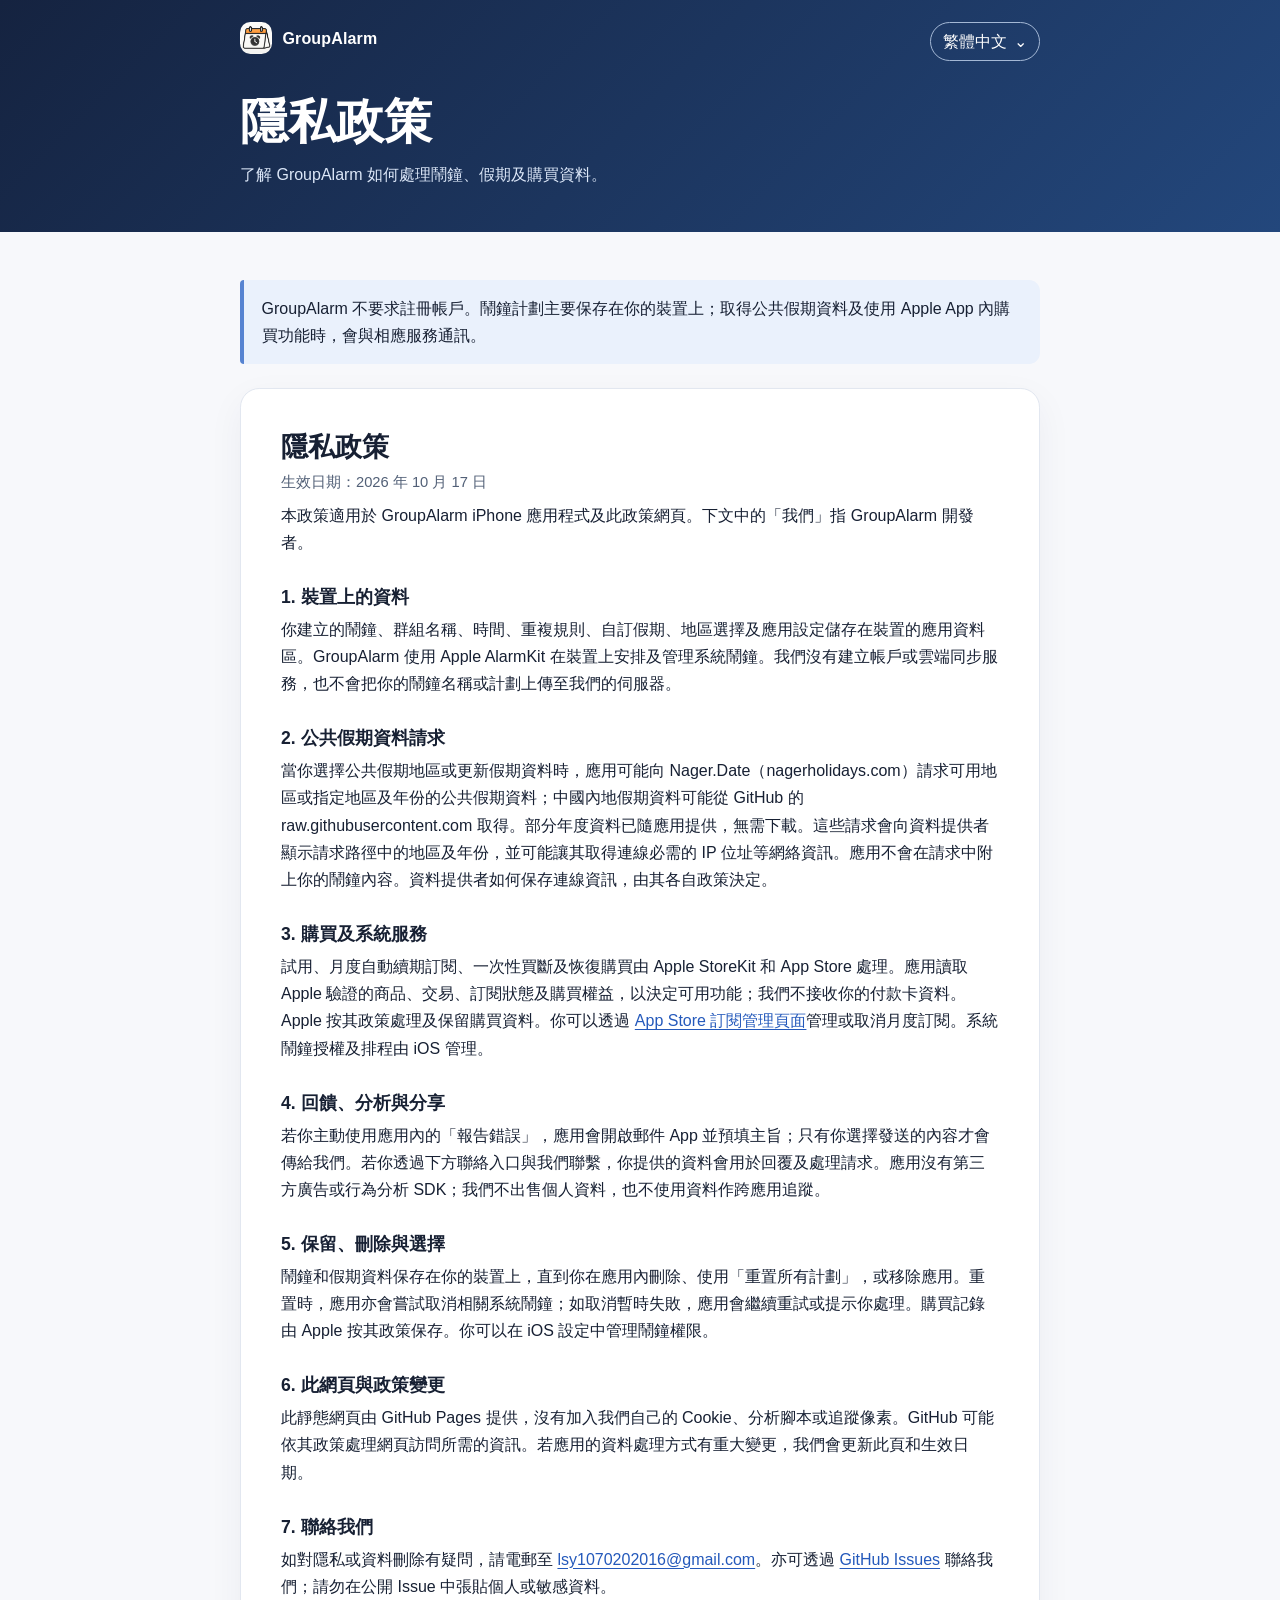
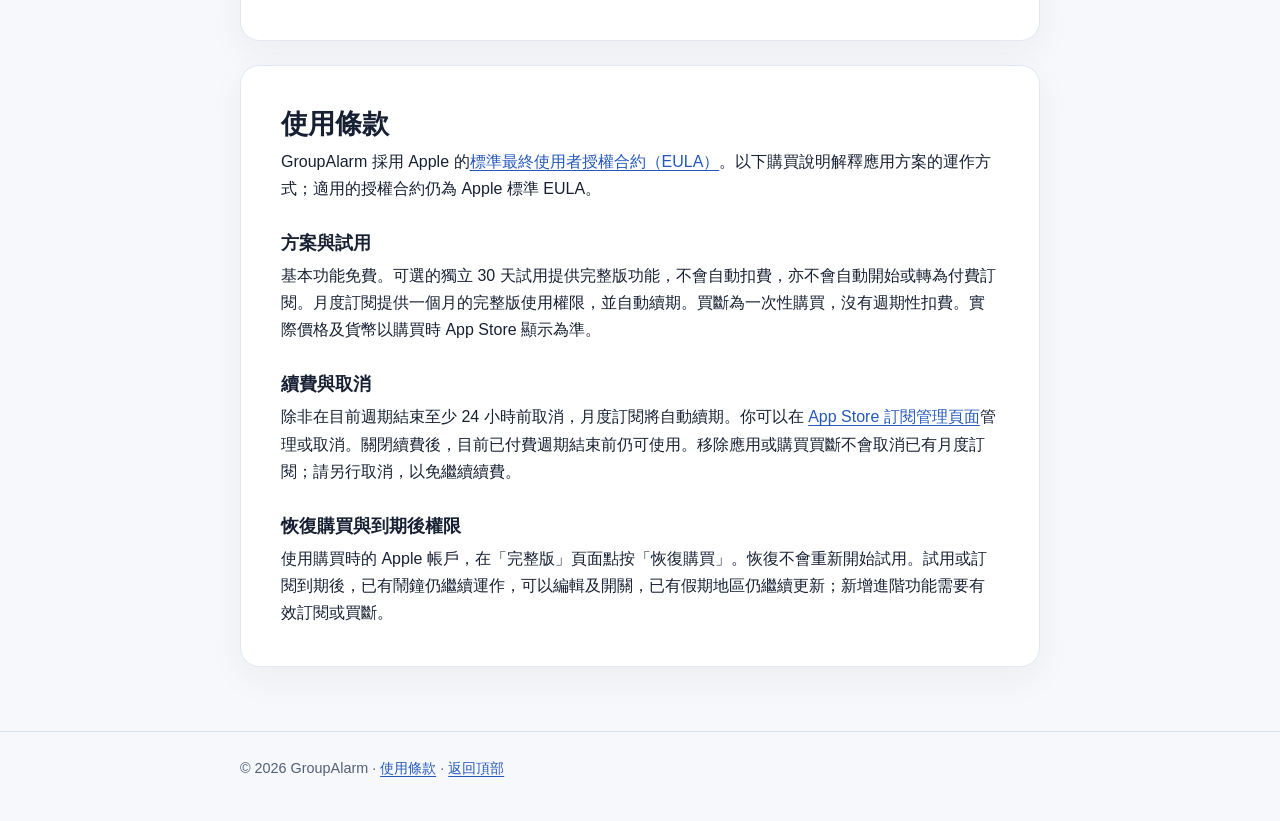
<file: index.html>
<!doctype html>
<html lang="zh-Hant">
<head>
  <meta charset="utf-8">
  <meta name="viewport" content="width=device-width, initial-scale=1">
  <meta http-equiv="refresh" content="0; url=zh-hant/">
  <title>GroupAlarm 隱私政策 / Privacy Policy</title>
  <link rel="canonical" href="https://ericliu66.github.io/GroupAlarm-Privacy/zh-hant/">
</head>
<body>
  <p><a href="zh-hant/">繁體中文</a> · <a href="zh-hans/">简体中文</a> · <a href="en/">English</a></p>
</body>
</html>
</file>
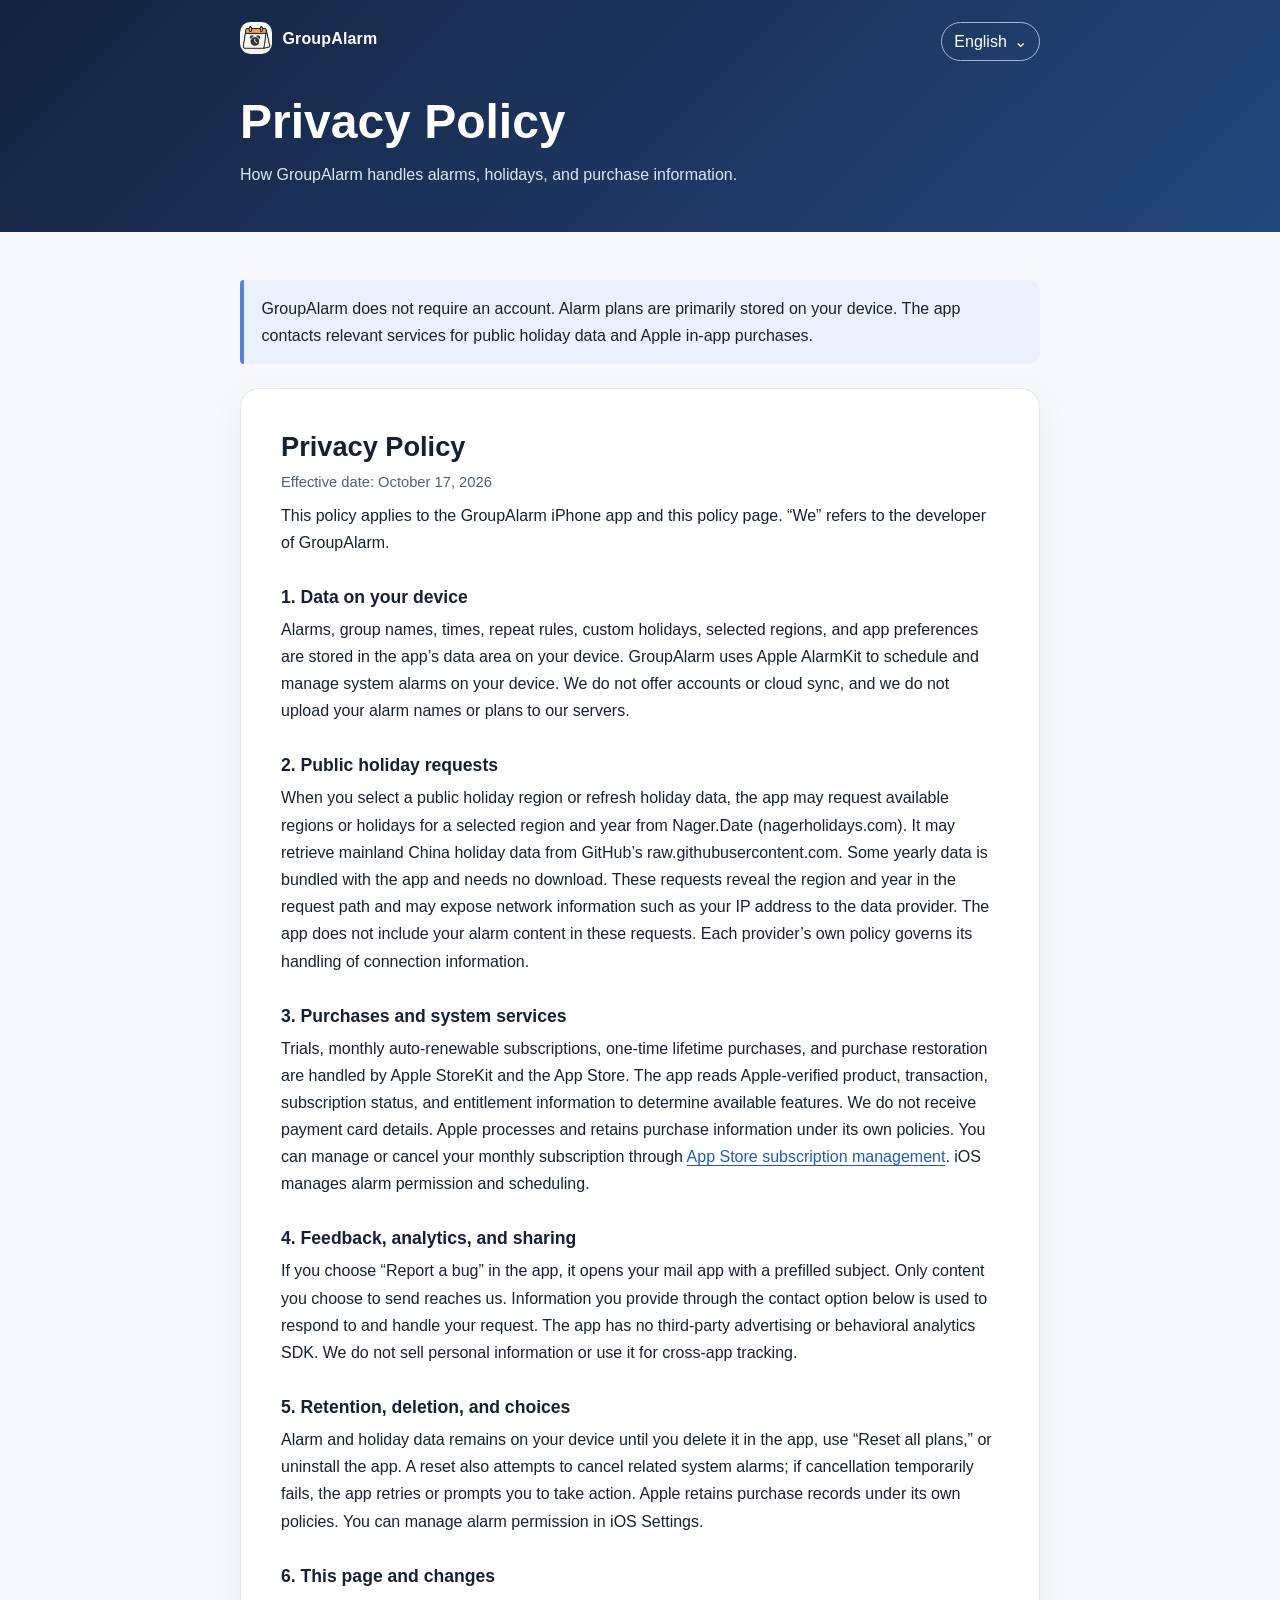
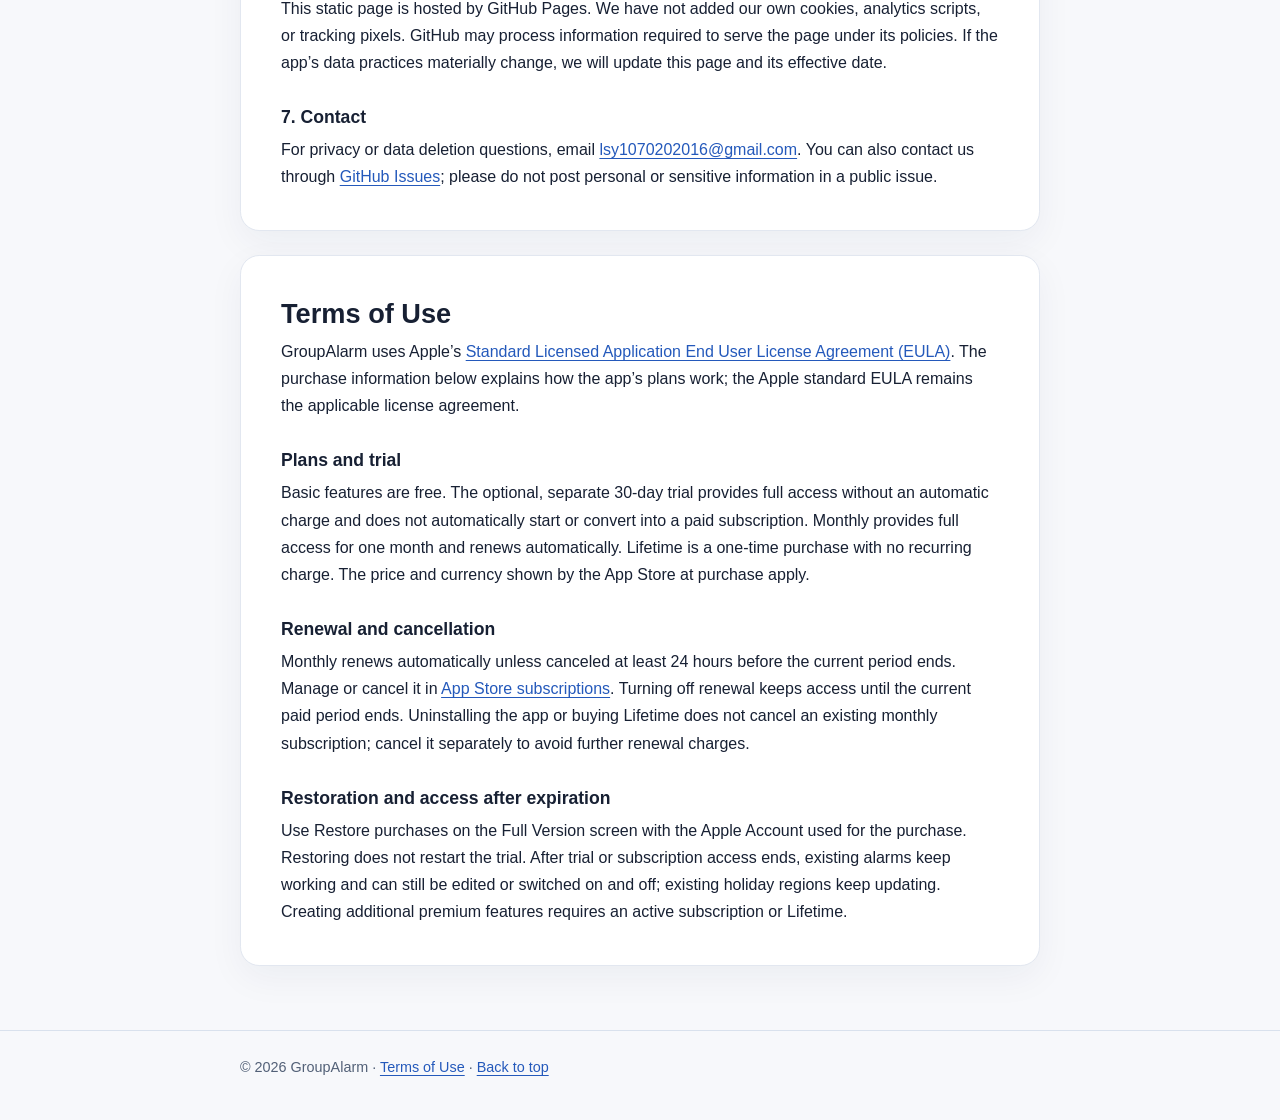
<file: en/index.html>
<!doctype html>
<html lang="en">
<head>
  <meta charset="utf-8">
  <meta name="viewport" content="width=device-width, initial-scale=1">
  <meta name="color-scheme" content="light dark">
  <meta name="description" content="How GroupAlarm handles alarms, holidays, and purchase information.">
  <title>Privacy Policy · GroupAlarm</title>
  <link rel="icon" type="image/png" href="../app-icon.png">
  <link rel="stylesheet" href="../style.css">
  <link rel="alternate" hreflang="zh-Hant" href="https://ericliu66.github.io/GroupAlarm-Privacy/zh-hant/">
  <link rel="alternate" hreflang="zh-Hans" href="https://ericliu66.github.io/GroupAlarm-Privacy/zh-hans/">
  <link rel="alternate" hreflang="en" href="https://ericliu66.github.io/GroupAlarm-Privacy/en/">
</head>
<body>
  <header>
    <div class="wrap">
      <div class="topbar">
        <a class="brand" href="../" aria-label="GroupAlarm"><img class="app-icon" src="../app-icon.png" width="32" height="32" alt="">GroupAlarm</a>
        <details class="language"><summary aria-label="Language / 語言 / 语言">English</summary><nav aria-label="Language / 語言 / 语言"><a href="../zh-hant/" lang="zh-Hant">繁體中文</a><a href="../zh-hans/" lang="zh-Hans">简体中文</a><a href="../en/" lang="en" aria-current="page">English</a></nav></details>
      </div>
      <h1 id="top">Privacy Policy</h1>
      <p>How GroupAlarm handles alarms, holidays, and purchase information.</p>
    </div>
  </header>
  <main class="wrap">
    <p class="note">GroupAlarm does not require an account. Alarm plans are primarily stored on your device. The app contacts relevant services for public holiday data and Apple in-app purchases.</p>
    <article id="en" lang="en" aria-labelledby="en-title">
      <h2 id="en-title">Privacy Policy</h2>
      <p class="date">Effective date: October 17, 2026</p>
      <p>This policy applies to the GroupAlarm iPhone app and this policy page. “We” refers to the developer of GroupAlarm.</p>

      <h3>1. Data on your device</h3>
      <p>Alarms, group names, times, repeat rules, custom holidays, selected regions, and app preferences are stored in the app’s data area on your device. GroupAlarm uses Apple AlarmKit to schedule and manage system alarms on your device. We do not offer accounts or cloud sync, and we do not upload your alarm names or plans to our servers.</p>

      <h3>2. Public holiday requests</h3>
      <p>When you select a public holiday region or refresh holiday data, the app may request available regions or holidays for a selected region and year from Nager.Date (nagerholidays.com). It may retrieve mainland China holiday data from GitHub’s raw.githubusercontent.com. Some yearly data is bundled with the app and needs no download. These requests reveal the region and year in the request path and may expose network information such as your IP address to the data provider. The app does not include your alarm content in these requests. Each provider’s own policy governs its handling of connection information.</p>

      <h3>3. Purchases and system services</h3>
      <p>Trials, monthly auto-renewable subscriptions, one-time lifetime purchases, and purchase restoration are handled by Apple StoreKit and the App Store. The app reads Apple-verified product, transaction, subscription status, and entitlement information to determine available features. We do not receive payment card details. Apple processes and retains purchase information under its own policies. You can manage or cancel your monthly subscription through <a href="https://apps.apple.com/account/subscriptions">App Store subscription management</a>. iOS manages alarm permission and scheduling.</p>

      <h3>4. Feedback, analytics, and sharing</h3>
      <p>If you choose “Report a bug” in the app, it opens your mail app with a prefilled subject. Only content you choose to send reaches us. Information you provide through the contact option below is used to respond to and handle your request. The app has no third-party advertising or behavioral analytics SDK. We do not sell personal information or use it for cross-app tracking.</p>

      <h3>5. Retention, deletion, and choices</h3>
      <p>Alarm and holiday data remains on your device until you delete it in the app, use “Reset all plans,” or uninstall the app. A reset also attempts to cancel related system alarms; if cancellation temporarily fails, the app retries or prompts you to take action. Apple retains purchase records under its own policies. You can manage alarm permission in iOS Settings.</p>

      <h3>6. This page and changes</h3>
      <p>This static page is hosted by GitHub Pages. We have not added our own cookies, analytics scripts, or tracking pixels. GitHub may process information required to serve the page under its policies. If the app’s data practices materially change, we will update this page and its effective date.</p>

      <h3>7. Contact</h3>
      <p>For privacy or data deletion questions, email <a href="mailto:lsy1070202016@gmail.com">lsy1070202016@gmail.com</a>. You can also contact us through <a href="https://github.com/EricLIU66/GroupAlarm-Privacy/issues/new">GitHub Issues</a>; please do not post personal or sensitive information in a public issue.</p>
    </article>
    <article id="terms-of-use" aria-labelledby="terms-title">
      <h2 id="terms-title">Terms of Use</h2>
      <p>GroupAlarm uses Apple’s <a href="https://www.apple.com/legal/internet-services/itunes/dev/stdeula/">Standard Licensed Application End User License Agreement (EULA)</a>. The purchase information below explains how the app’s plans work; the Apple standard EULA remains the applicable license agreement.</p>
      <h3>Plans and trial</h3>
      <p>Basic features are free. The optional, separate 30-day trial provides full access without an automatic charge and does not automatically start or convert into a paid subscription. Monthly provides full access for one month and renews automatically. Lifetime is a one-time purchase with no recurring charge. The price and currency shown by the App Store at purchase apply.</p>
      <h3>Renewal and cancellation</h3>
      <p>Monthly renews automatically unless canceled at least 24 hours before the current period ends. Manage or cancel it in <a href="https://apps.apple.com/account/subscriptions">App Store subscriptions</a>. Turning off renewal keeps access until the current paid period ends. Uninstalling the app or buying Lifetime does not cancel an existing monthly subscription; cancel it separately to avoid further renewal charges.</p>
      <h3>Restoration and access after expiration</h3>
      <p>Use Restore purchases on the Full Version screen with the Apple Account used for the purchase. Restoring does not restart the trial. After trial or subscription access ends, existing alarms keep working and can still be edited or switched on and off; existing holiday regions keep updating. Creating additional premium features requires an active subscription or Lifetime.</p>
    </article>
  </main>
  <footer><div class="wrap">© 2026 GroupAlarm · <a href="#terms-of-use">Terms of Use</a> · <a href="#top">Back to top</a></div></footer>
</body>
</html>
</file>
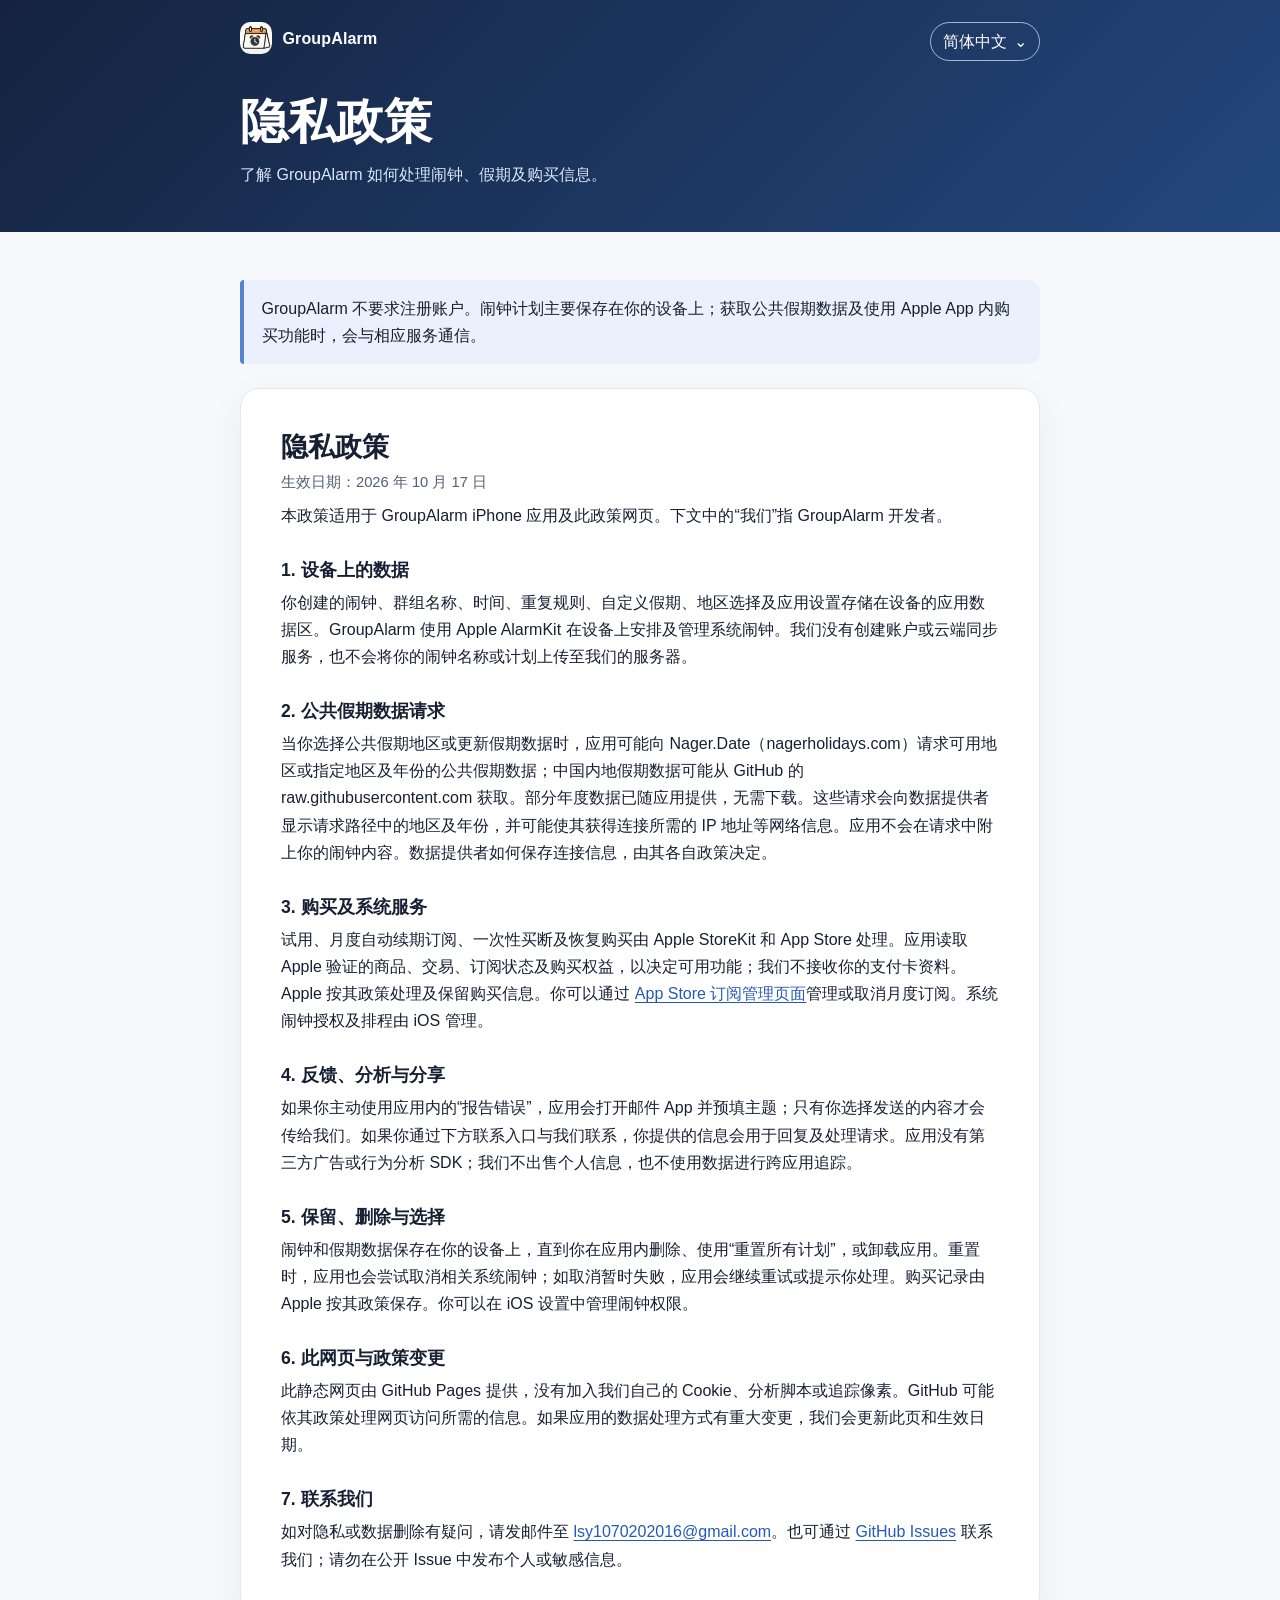
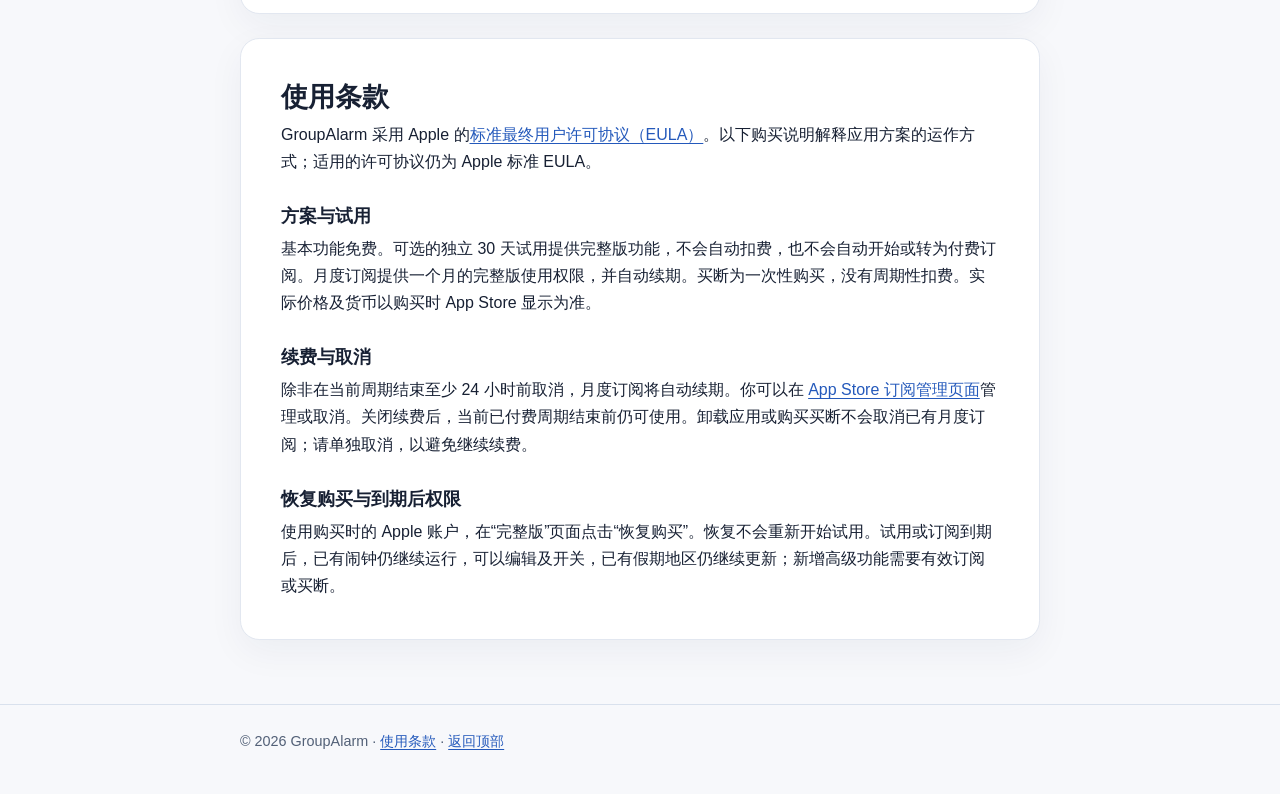
<file: zh-hans/index.html>
<!doctype html>
<html lang="zh-Hans">
<head>
  <meta charset="utf-8">
  <meta name="viewport" content="width=device-width, initial-scale=1">
  <meta name="color-scheme" content="light dark">
  <meta name="description" content="了解 GroupAlarm 如何处理闹钟、假期及购买信息。">
  <title>隐私政策 · GroupAlarm</title>
  <link rel="icon" type="image/png" href="../app-icon.png">
  <link rel="stylesheet" href="../style.css">
  <link rel="alternate" hreflang="zh-Hant" href="https://ericliu66.github.io/GroupAlarm-Privacy/zh-hant/">
  <link rel="alternate" hreflang="zh-Hans" href="https://ericliu66.github.io/GroupAlarm-Privacy/zh-hans/">
  <link rel="alternate" hreflang="en" href="https://ericliu66.github.io/GroupAlarm-Privacy/en/">
</head>
<body>
  <header>
    <div class="wrap">
      <div class="topbar">
        <a class="brand" href="../" aria-label="GroupAlarm"><img class="app-icon" src="../app-icon.png" width="32" height="32" alt="">GroupAlarm</a>
        <details class="language"><summary aria-label="语言 / Language">简体中文</summary><nav aria-label="语言 / Language"><a href="../zh-hant/" lang="zh-Hant">繁體中文</a><a href="../zh-hans/" lang="zh-Hans" aria-current="page">简体中文</a><a href="../en/" lang="en">English</a></nav></details>
      </div>
      <h1 id="top">隐私政策</h1>
      <p>了解 GroupAlarm 如何处理闹钟、假期及购买信息。</p>
    </div>
  </header>
  <main class="wrap">
    <p class="note">GroupAlarm 不要求注册账户。闹钟计划主要保存在你的设备上；获取公共假期数据及使用 Apple App 内购买功能时，会与相应服务通信。</p>
    <article aria-labelledby="policy-title">
      <h2 id="policy-title">隐私政策</h2>
      <p class="date">生效日期：2026 年 10 月 17 日</p>
      <p>本政策适用于 GroupAlarm iPhone 应用及此政策网页。下文中的“我们”指 GroupAlarm 开发者。</p>

      <h3>1. 设备上的数据</h3>
      <p>你创建的闹钟、群组名称、时间、重复规则、自定义假期、地区选择及应用设置存储在设备的应用数据区。GroupAlarm 使用 Apple AlarmKit 在设备上安排及管理系统闹钟。我们没有创建账户或云端同步服务，也不会将你的闹钟名称或计划上传至我们的服务器。</p>

      <h3>2. 公共假期数据请求</h3>
      <p>当你选择公共假期地区或更新假期数据时，应用可能向 Nager.Date（nagerholidays.com）请求可用地区或指定地区及年份的公共假期数据；中国内地假期数据可能从 GitHub 的 raw.githubusercontent.com 获取。部分年度数据已随应用提供，无需下载。这些请求会向数据提供者显示请求路径中的地区及年份，并可能使其获得连接所需的 IP 地址等网络信息。应用不会在请求中附上你的闹钟内容。数据提供者如何保存连接信息，由其各自政策决定。</p>

      <h3>3. 购买及系统服务</h3>
      <p>试用、月度自动续期订阅、一次性买断及恢复购买由 Apple StoreKit 和 App Store 处理。应用读取 Apple 验证的商品、交易、订阅状态及购买权益，以决定可用功能；我们不接收你的支付卡资料。Apple 按其政策处理及保留购买信息。你可以通过 <a href="https://apps.apple.com/account/subscriptions">App Store 订阅管理页面</a>管理或取消月度订阅。系统闹钟授权及排程由 iOS 管理。</p>

      <h3>4. 反馈、分析与分享</h3>
      <p>如果你主动使用应用内的“报告错误”，应用会打开邮件 App 并预填主题；只有你选择发送的内容才会传给我们。如果你通过下方联系入口与我们联系，你提供的信息会用于回复及处理请求。应用没有第三方广告或行为分析 SDK；我们不出售个人信息，也不使用数据进行跨应用追踪。</p>

      <h3>5. 保留、删除与选择</h3>
      <p>闹钟和假期数据保存在你的设备上，直到你在应用内删除、使用“重置所有计划”，或卸载应用。重置时，应用也会尝试取消相关系统闹钟；如取消暂时失败，应用会继续重试或提示你处理。购买记录由 Apple 按其政策保存。你可以在 iOS 设置中管理闹钟权限。</p>

      <h3>6. 此网页与政策变更</h3>
      <p>此静态网页由 GitHub Pages 提供，没有加入我们自己的 Cookie、分析脚本或追踪像素。GitHub 可能依其政策处理网页访问所需的信息。如果应用的数据处理方式有重大变更，我们会更新此页和生效日期。</p>

      <h3>7. 联系我们</h3>
      <p>如对隐私或数据删除有疑问，请发邮件至 <a href="mailto:lsy1070202016@gmail.com">lsy1070202016@gmail.com</a>。也可通过 <a href="https://github.com/EricLIU66/GroupAlarm-Privacy/issues/new">GitHub Issues</a> 联系我们；请勿在公开 Issue 中发布个人或敏感信息。</p>
    </article>
    <article id="terms-of-use" aria-labelledby="terms-title">
      <h2 id="terms-title">使用条款</h2>
      <p>GroupAlarm 采用 Apple 的<a href="https://www.apple.com/legal/internet-services/itunes/dev/stdeula/">标准最终用户许可协议（EULA）</a>。以下购买说明解释应用方案的运作方式；适用的许可协议仍为 Apple 标准 EULA。</p>
      <h3>方案与试用</h3>
      <p>基本功能免费。可选的独立 30 天试用提供完整版功能，不会自动扣费，也不会自动开始或转为付费订阅。月度订阅提供一个月的完整版使用权限，并自动续期。买断为一次性购买，没有周期性扣费。实际价格及货币以购买时 App Store 显示为准。</p>
      <h3>续费与取消</h3>
      <p>除非在当前周期结束至少 24 小时前取消，月度订阅将自动续期。你可以在 <a href="https://apps.apple.com/account/subscriptions">App Store 订阅管理页面</a>管理或取消。关闭续费后，当前已付费周期结束前仍可使用。卸载应用或购买买断不会取消已有月度订阅；请单独取消，以避免继续续费。</p>
      <h3>恢复购买与到期后权限</h3>
      <p>使用购买时的 Apple 账户，在“完整版”页面点击“恢复购买”。恢复不会重新开始试用。试用或订阅到期后，已有闹钟仍继续运行，可以编辑及开关，已有假期地区仍继续更新；新增高级功能需要有效订阅或买断。</p>
    </article>
  </main>
  <footer><div class="wrap">© 2026 GroupAlarm · <a href="#terms-of-use">使用条款</a> · <a href="#top">返回顶部</a></div></footer>
</body>
</html>
</file>
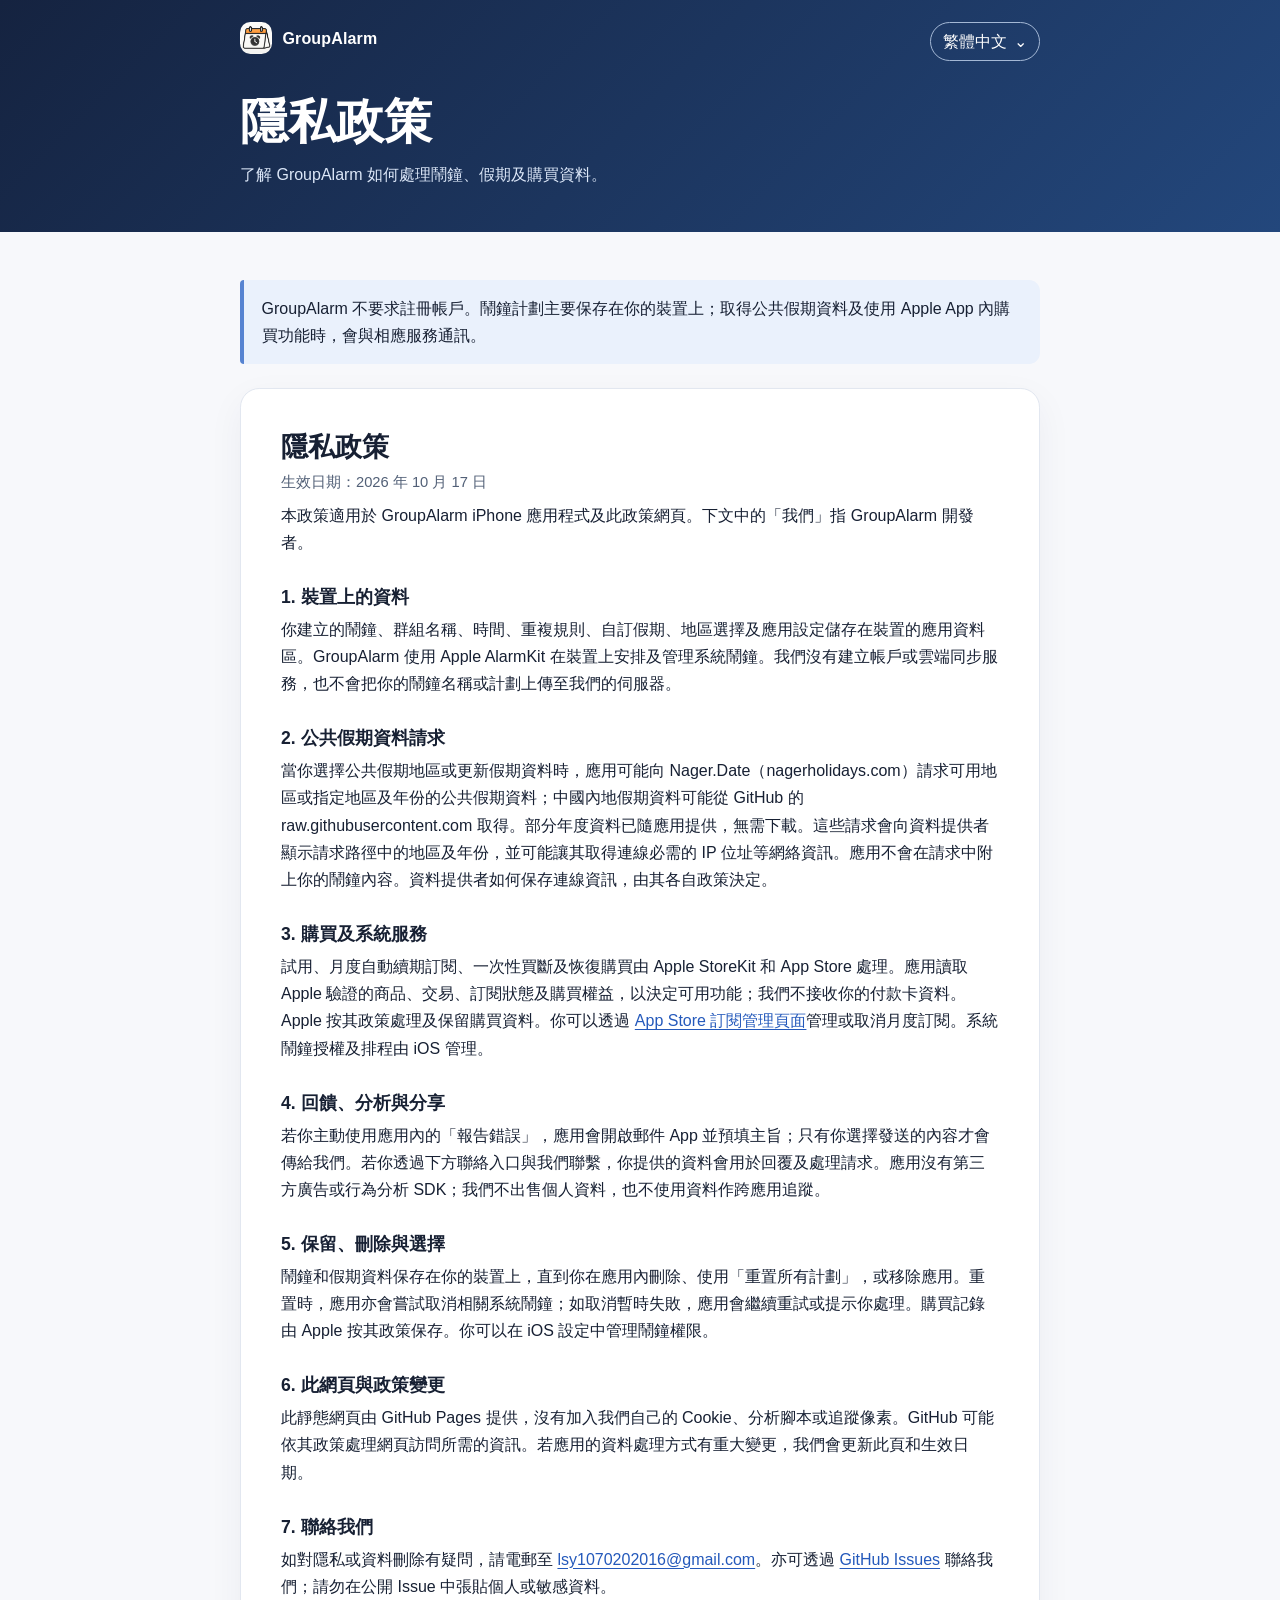
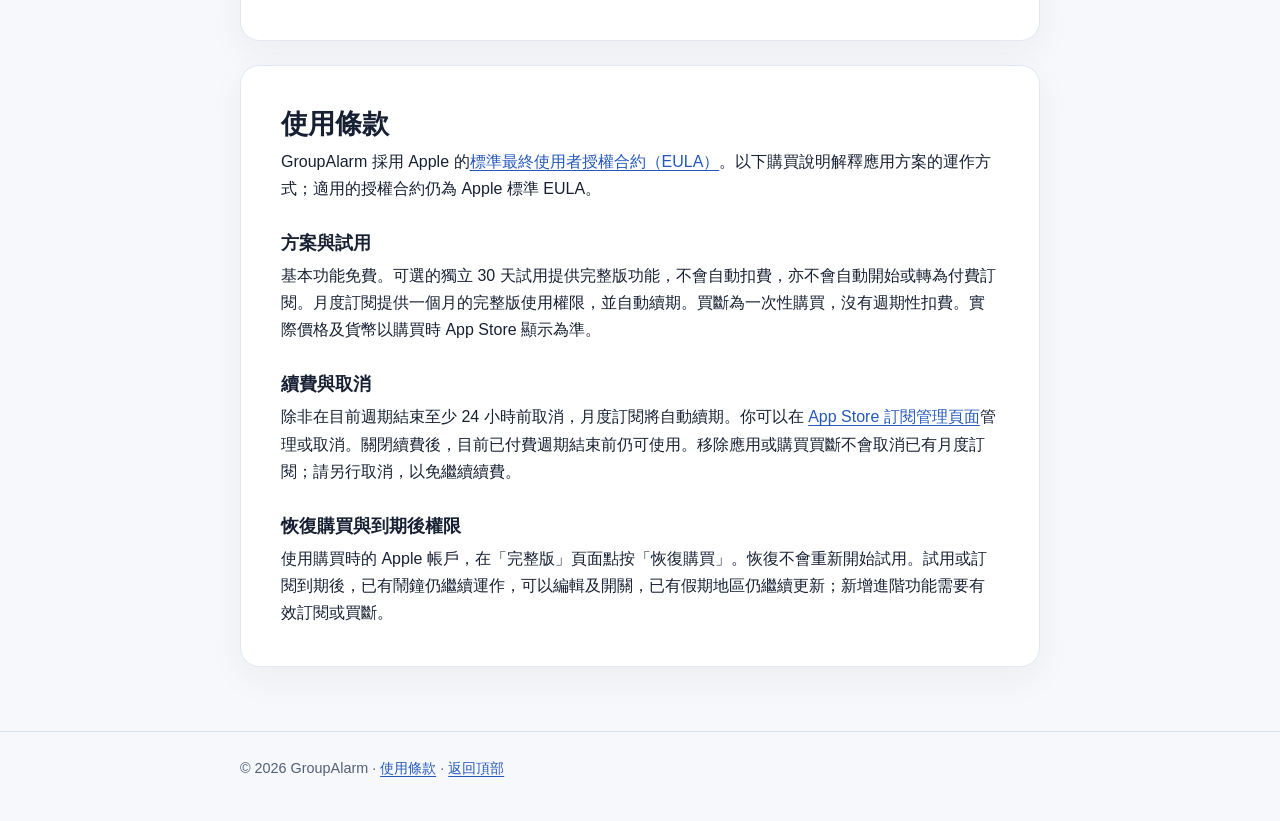
<file: zh-hant/index.html>
<!doctype html>
<html lang="zh-Hant">
<head>
  <meta charset="utf-8">
  <meta name="viewport" content="width=device-width, initial-scale=1">
  <meta name="color-scheme" content="light dark">
  <meta name="description" content="了解 GroupAlarm 如何處理鬧鐘、假期及購買資料。">
  <title>隱私政策 · GroupAlarm</title>
  <link rel="icon" type="image/png" href="../app-icon.png">
  <link rel="stylesheet" href="../style.css">
  <link rel="alternate" hreflang="zh-Hant" href="https://ericliu66.github.io/GroupAlarm-Privacy/zh-hant/">
  <link rel="alternate" hreflang="zh-Hans" href="https://ericliu66.github.io/GroupAlarm-Privacy/zh-hans/">
  <link rel="alternate" hreflang="en" href="https://ericliu66.github.io/GroupAlarm-Privacy/en/">
</head>
<body>
  <header>
    <div class="wrap">
      <div class="topbar">
        <a class="brand" href="../" aria-label="GroupAlarm"><img class="app-icon" src="../app-icon.png" width="32" height="32" alt="">GroupAlarm</a>
        <details class="language"><summary aria-label="Language / 語言 / 语言">繁體中文</summary><nav aria-label="Language / 語言 / 语言"><a href="../zh-hant/" lang="zh-Hant" aria-current="page">繁體中文</a><a href="../zh-hans/" lang="zh-Hans">简体中文</a><a href="../en/" lang="en">English</a></nav></details>
      </div>
      <h1 id="top">隱私政策</h1>
      <p>了解 GroupAlarm 如何處理鬧鐘、假期及購買資料。</p>
    </div>
  </header>
  <main class="wrap">
    <p class="note">GroupAlarm 不要求註冊帳戶。鬧鐘計劃主要保存在你的裝置上；取得公共假期資料及使用 Apple App 內購買功能時，會與相應服務通訊。</p>
    <article id="zh" lang="zh-Hant" aria-labelledby="zh-title">
      <h2 id="zh-title">隱私政策</h2>
      <p class="date">生效日期：2026 年 10 月 17 日</p>
      <p>本政策適用於 GroupAlarm iPhone 應用程式及此政策網頁。下文中的「我們」指 GroupAlarm 開發者。</p>

      <h3>1. 裝置上的資料</h3>
      <p>你建立的鬧鐘、群組名稱、時間、重複規則、自訂假期、地區選擇及應用設定儲存在裝置的應用資料區。GroupAlarm 使用 Apple AlarmKit 在裝置上安排及管理系統鬧鐘。我們沒有建立帳戶或雲端同步服務，也不會把你的鬧鐘名稱或計劃上傳至我們的伺服器。</p>

      <h3>2. 公共假期資料請求</h3>
      <p>當你選擇公共假期地區或更新假期資料時，應用可能向 Nager.Date（nagerholidays.com）請求可用地區或指定地區及年份的公共假期資料；中國內地假期資料可能從 GitHub 的 raw.githubusercontent.com 取得。部分年度資料已隨應用提供，無需下載。這些請求會向資料提供者顯示請求路徑中的地區及年份，並可能讓其取得連線必需的 IP 位址等網絡資訊。應用不會在請求中附上你的鬧鐘內容。資料提供者如何保存連線資訊，由其各自政策決定。</p>

      <h3>3. 購買及系統服務</h3>
      <p>試用、月度自動續期訂閱、一次性買斷及恢復購買由 Apple StoreKit 和 App Store 處理。應用讀取 Apple 驗證的商品、交易、訂閱狀態及購買權益，以決定可用功能；我們不接收你的付款卡資料。Apple 按其政策處理及保留購買資料。你可以透過 <a href="https://apps.apple.com/account/subscriptions">App Store 訂閱管理頁面</a>管理或取消月度訂閱。系統鬧鐘授權及排程由 iOS 管理。</p>

      <h3>4. 回饋、分析與分享</h3>
      <p>若你主動使用應用內的「報告錯誤」，應用會開啟郵件 App 並預填主旨；只有你選擇發送的內容才會傳給我們。若你透過下方聯絡入口與我們聯繫，你提供的資料會用於回覆及處理請求。應用沒有第三方廣告或行為分析 SDK；我們不出售個人資料，也不使用資料作跨應用追蹤。</p>

      <h3>5. 保留、刪除與選擇</h3>
      <p>鬧鐘和假期資料保存在你的裝置上，直到你在應用內刪除、使用「重置所有計劃」，或移除應用。重置時，應用亦會嘗試取消相關系統鬧鐘；如取消暫時失敗，應用會繼續重試或提示你處理。購買記錄由 Apple 按其政策保存。你可以在 iOS 設定中管理鬧鐘權限。</p>

      <h3>6. 此網頁與政策變更</h3>
      <p>此靜態網頁由 GitHub Pages 提供，沒有加入我們自己的 Cookie、分析腳本或追蹤像素。GitHub 可能依其政策處理網頁訪問所需的資訊。若應用的資料處理方式有重大變更，我們會更新此頁和生效日期。</p>

      <h3>7. 聯絡我們</h3>
      <p>如對隱私或資料刪除有疑問，請電郵至 <a href="mailto:lsy1070202016@gmail.com">lsy1070202016@gmail.com</a>。亦可透過 <a href="https://github.com/EricLIU66/GroupAlarm-Privacy/issues/new">GitHub Issues</a> 聯絡我們；請勿在公開 Issue 中張貼個人或敏感資料。</p>
    </article>
    <article id="terms-of-use" aria-labelledby="terms-title">
      <h2 id="terms-title">使用條款</h2>
      <p>GroupAlarm 採用 Apple 的<a href="https://www.apple.com/legal/internet-services/itunes/dev/stdeula/">標準最終使用者授權合約（EULA）</a>。以下購買說明解釋應用方案的運作方式；適用的授權合約仍為 Apple 標準 EULA。</p>
      <h3>方案與試用</h3>
      <p>基本功能免費。可選的獨立 30 天試用提供完整版功能，不會自動扣費，亦不會自動開始或轉為付費訂閱。月度訂閱提供一個月的完整版使用權限，並自動續期。買斷為一次性購買，沒有週期性扣費。實際價格及貨幣以購買時 App Store 顯示為準。</p>
      <h3>續費與取消</h3>
      <p>除非在目前週期結束至少 24 小時前取消，月度訂閱將自動續期。你可以在 <a href="https://apps.apple.com/account/subscriptions">App Store 訂閱管理頁面</a>管理或取消。關閉續費後，目前已付費週期結束前仍可使用。移除應用或購買買斷不會取消已有月度訂閱；請另行取消，以免繼續續費。</p>
      <h3>恢復購買與到期後權限</h3>
      <p>使用購買時的 Apple 帳戶，在「完整版」頁面點按「恢復購買」。恢復不會重新開始試用。試用或訂閱到期後，已有鬧鐘仍繼續運作，可以編輯及開關，已有假期地區仍繼續更新；新增進階功能需要有效訂閱或買斷。</p>
    </article>
  </main>
  <footer><div class="wrap">© 2026 GroupAlarm · <a href="#terms-of-use">使用條款</a> · <a href="#top">返回頂部</a></div></footer>
</body>
</html>
</file>
<file: style.css>
:root { font-family: -apple-system, BlinkMacSystemFont, "Segoe UI", sans-serif; color-scheme: light dark; }
* { box-sizing: border-box; }
body { margin: 0; background: #f7f8fb; color: #172033; line-height: 1.7; }
a { color: #2459bb; text-underline-offset: .18em; }
a:focus-visible, summary:focus-visible { outline: 3px solid #3f78dc; outline-offset: 3px; border-radius: 3px; }
.wrap { width: min(100% - 2rem, 800px); margin-inline: auto; }
header { background: linear-gradient(135deg, #152340, #23477c); color: white; padding: 1.4rem 0 2.75rem; }
header a { color: white; }
.topbar { display: flex; align-items: flex-start; justify-content: space-between; gap: 1rem; }
.brand { display: inline-flex; align-items: center; gap: .65rem; font-weight: 700; letter-spacing: .01em; text-decoration: none; }
.app-icon { display: block; width: 2rem; height: 2rem; border-radius: .65rem; }
.language { position: relative; z-index: 1; }
.language summary { list-style: none; cursor: pointer; border: 1px solid #a4b8d5; border-radius: 99px; padding: .3rem .75rem; white-space: nowrap; }
.language summary::-webkit-details-marker { display: none; }
.language summary::after { content: "⌄"; margin-left: .45rem; }
.language nav { position: absolute; right: 0; top: calc(100% + .5rem); min-width: 9rem; padding: .35rem; border-radius: .8rem; background: white; box-shadow: 0 12px 30px rgba(0, 0, 0, .24); }
.language nav a { display: block; color: #172033; text-decoration: none; padding: .45rem .65rem; border-radius: .45rem; }
.language nav a:hover, .language nav a[aria-current="page"] { background: #eaf1fc; }
h1 { font-size: clamp(2rem, 5vw, 3rem); line-height: 1.2; margin: 2rem 0 .65rem; }
header p { max-width: 50rem; margin: 0; color: #dce7f8; }
main { padding-block: 2rem 4rem; }
.note { border-left: 4px solid #5683d1; background: #eaf1fc; padding: .9rem 1.1rem; border-radius: .25rem .7rem .7rem .25rem; }
article { background: white; border: 1px solid #e2e7f0; border-radius: 1.2rem; padding: clamp(1.2rem, 4vw, 2.5rem); box-shadow: 0 12px 36px rgba(25, 45, 78, .05); margin-top: 1.5rem; }
article h2 { font-size: 1.7rem; line-height: 1.3; margin: 0 0 .35rem; }
article h3 { font-size: 1.1rem; line-height: 1.4; margin: 1.8rem 0 .35rem; }
article p { margin: .4rem 0 0; }
.date { color: #526077; font-size: .92rem; }
footer { border-top: 1px solid #d9e1ed; padding: 1.5rem 0 2.5rem; color: #526077; font-size: .9rem; }
@media (prefers-color-scheme: dark) {
  body { background: #101827; color: #e6ecf5; }
  article { background: #19253a; border-color: #32435d; box-shadow: none; }
  .note { background: #1d3556; }
  .date, footer { color: #b6c2d4; }
  footer { border-color: #32435d; }
  a { color: #9cc1ff; }
  .language nav { background: #19253a; }
  .language nav a { color: #e6ecf5; }
  .language nav a:hover, .language nav a[aria-current="page"] { background: #294264; }
}
</file>
